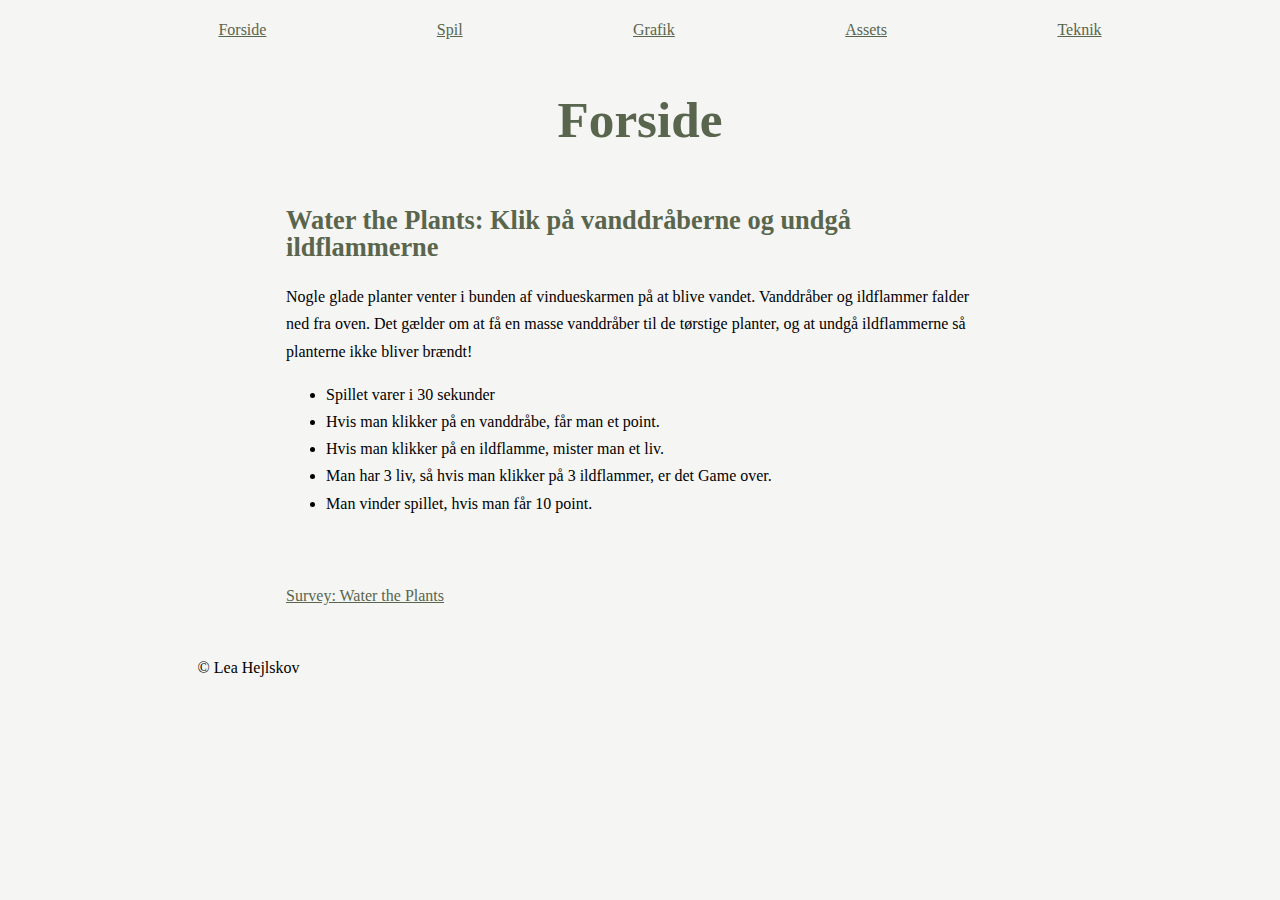
<file: index.html>
<!DOCTYPE html>
<html lang="da">
  <head>
    <meta charset="UTF-8" />
    <meta name="viewport" content="width=device-width, initial-scale=1.0" />
    <meta name="robots" content="noindex" />
    <title>Forside</title>
    <link rel="stylesheet" href="css/generel.css" />
    <link rel="stylesheet" href="css/layout.css" />
  </head>
  <body>
    <header>
      <nav>
        <ul>
          <li><a href="index.html">Forside</a></li>
          <li><a href="html/spil.html">Spil</a></li>
          <li><a href="html/grafik.html">Grafik</a></li>
          <li><a href="html/assets.html">Assets</a></li>
          <li><a href="html/teknik.html">Teknik</a></li>
        </ul>
      </nav>
    </header>
    <main>
      <div class="h1"><h1>Forside</h1></div>
      <div class="pitch">
        <div class="h2">
          <h2>Water the Plants: Klik på vanddråberne og undgå ildflammerne</h2>
        </div>
        <div class="tekst">
          Nogle glade planter venter i bunden af vindueskarmen på at blive
          vandet. Vanddråber og ildflammer falder ned fra oven. Det gælder om at
          få en masse vanddråber til de tørstige planter, og at undgå
          ildflammerne så planterne ikke bliver brændt!
        </div>
        <div class="regler">
          <ul>
            <li>Spillet varer i 30 sekunder</li>
            <li>Hvis man klikker på en vanddråbe, får man et point.</li>
            <li>Hvis man klikker på en ildflamme, mister man et liv.</li>
            <li>
              Man har 3 liv, så hvis man klikker på 3 ildflammer, er det Game
              over.
            </li>
            <li>Man vinder spillet, hvis man får 10 point.</li>
          </ul>
        </div>
        <div class="survey">
          <a
            href="https://docs.google.com/forms/d/e/1FAIpQLScgwmNWn32nRgdoIhcbGRhXZ9CP7_q6r4Ke5NAeYMKEv_1ZJg/viewform?usp=sf_link"
            >Survey: Water the Plants</a
          >
        </div>
      </div>
    </main>
    <footer>
      <p>&#169; Lea Hejlskov</p>
    </footer>
  </body>
</html>
</file>
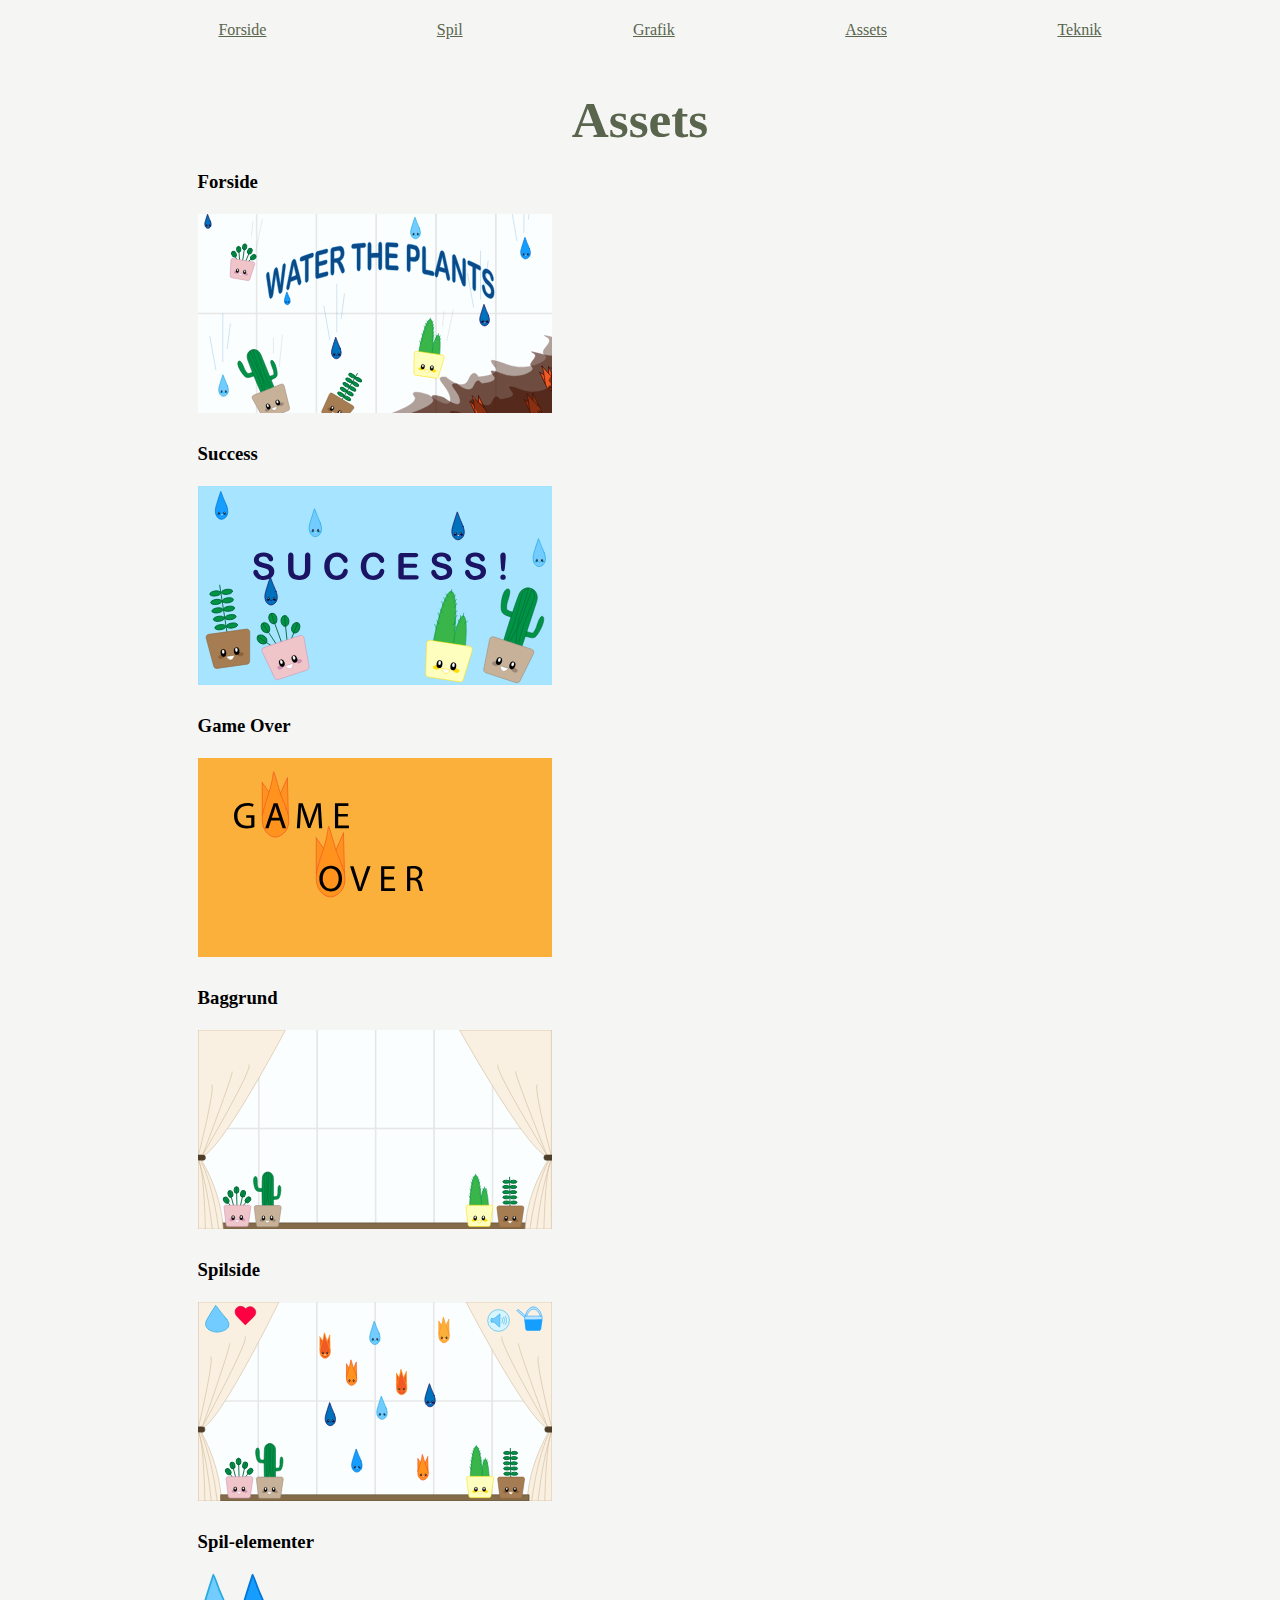
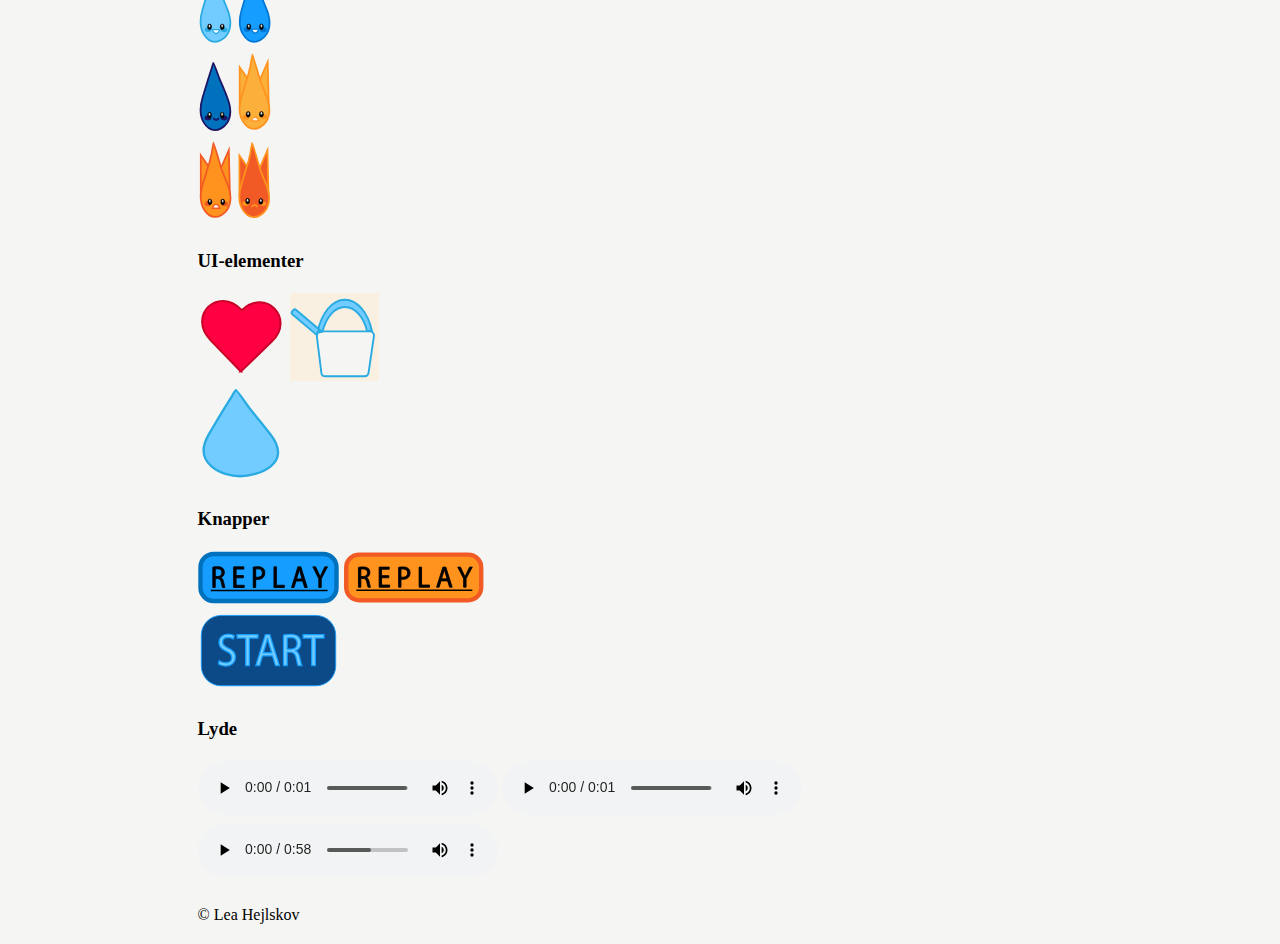
<file: html/assets.html>
<!DOCTYPE html>
<html lang="da">
  <head>
    <meta charset="UTF-8" />
    <meta name="viewport" content="width=device-width, initial-scale=1.0" />
    <meta name="robots" content="noindex" />
    <title>Forside</title>
    <link rel="stylesheet" href="../css/generel.css" />
    <link rel="stylesheet" href="../css/layout.css" />
  </head>
  <body>
    <header>
      <nav>
        <ul>
          <li><a href="../index.html">Forside</a></li>
          <li><a href="spil.html">Spil</a></li>
          <li><a href="grafik.html">Grafik</a></li>
          <li><a href="assets.html">Assets</a></li>
          <li><a href="teknik.html">Teknik</a></li>
        </ul>
      </nav>
    </header>
    <main>
      <div class="h1"><h1>Assets</h1></div>

      <section>
        <h3>Forside</h3>
        <img src="../img/forside.svg" alt="forside" />
      </section>
      <section>
        <h3>Success</h3>
        <img src="../img/success.svg" alt="success" />
      </section>
      <section>
        <h3>Game Over</h3>
        <img src="../img/gameover.svg" alt="gameover" />
      </section>
      <section>
        <h3>Baggrund</h3>
        <img src="../img/baggrund.svg" alt="baggrund" />
      </section>
      <section>
        <h3>Spilside</h3>
        <img src="../img/spil.svg" alt="spilside" />
      </section>
      <section>
        <h3>Spil-elementer</h3>
        <div id="assetspilel">
          <img src="../img/vandlys.svg" alt="vand1" />
          <img src="../img/vandmid.svg" alt="vand2" />
          <img src="../img/vanddark.svg" alt="vand3" />
          <img src="../img/ildlys.svg" alt="ild1" />
          <img src="../img/ildmid.svg" alt="ild2" />
          <img src="../img/ilddark.svg" alt="ild3" />
        </div>
      </section>
      <section>
        <h3>UI-elementer</h3>
        <div id="assetuiel">
          <img src="../img/liv.svg" alt="liv" />
          <img src="../img/kande.svg" alt="kande" />
          <img src="../img/point.svg" alt="point" />
        </div>
      </section>
      <section>
        <h3>Knapper</h3>
        <div id="assetknapper">
          <img src="../img/replaysu.svg" alt="replaysu" />
          <img src="../img/replaygo.svg" alt="replaygo" />
          <img src="../img/start.svg" alt="start" />
        </div>
      </section>
      <section>
        <h3>Lyde</h3>
        <audio controls>
          <source src="../lyde/lydvand.mp3" type="audio/mp3" />
        </audio>
        <audio controls>
          <source src="../lyde/lydild.mp3" type="audio/mp3" />
        </audio>
        <audio controls>
          <source src="../lyde/broadway.mp3" type="audio/mp3" />
        </audio>
      </section>
    </main>
    <footer>
      <p>&#169; Lea Hejlskov</p>
    </footer>
  </body>
</html>
</file>
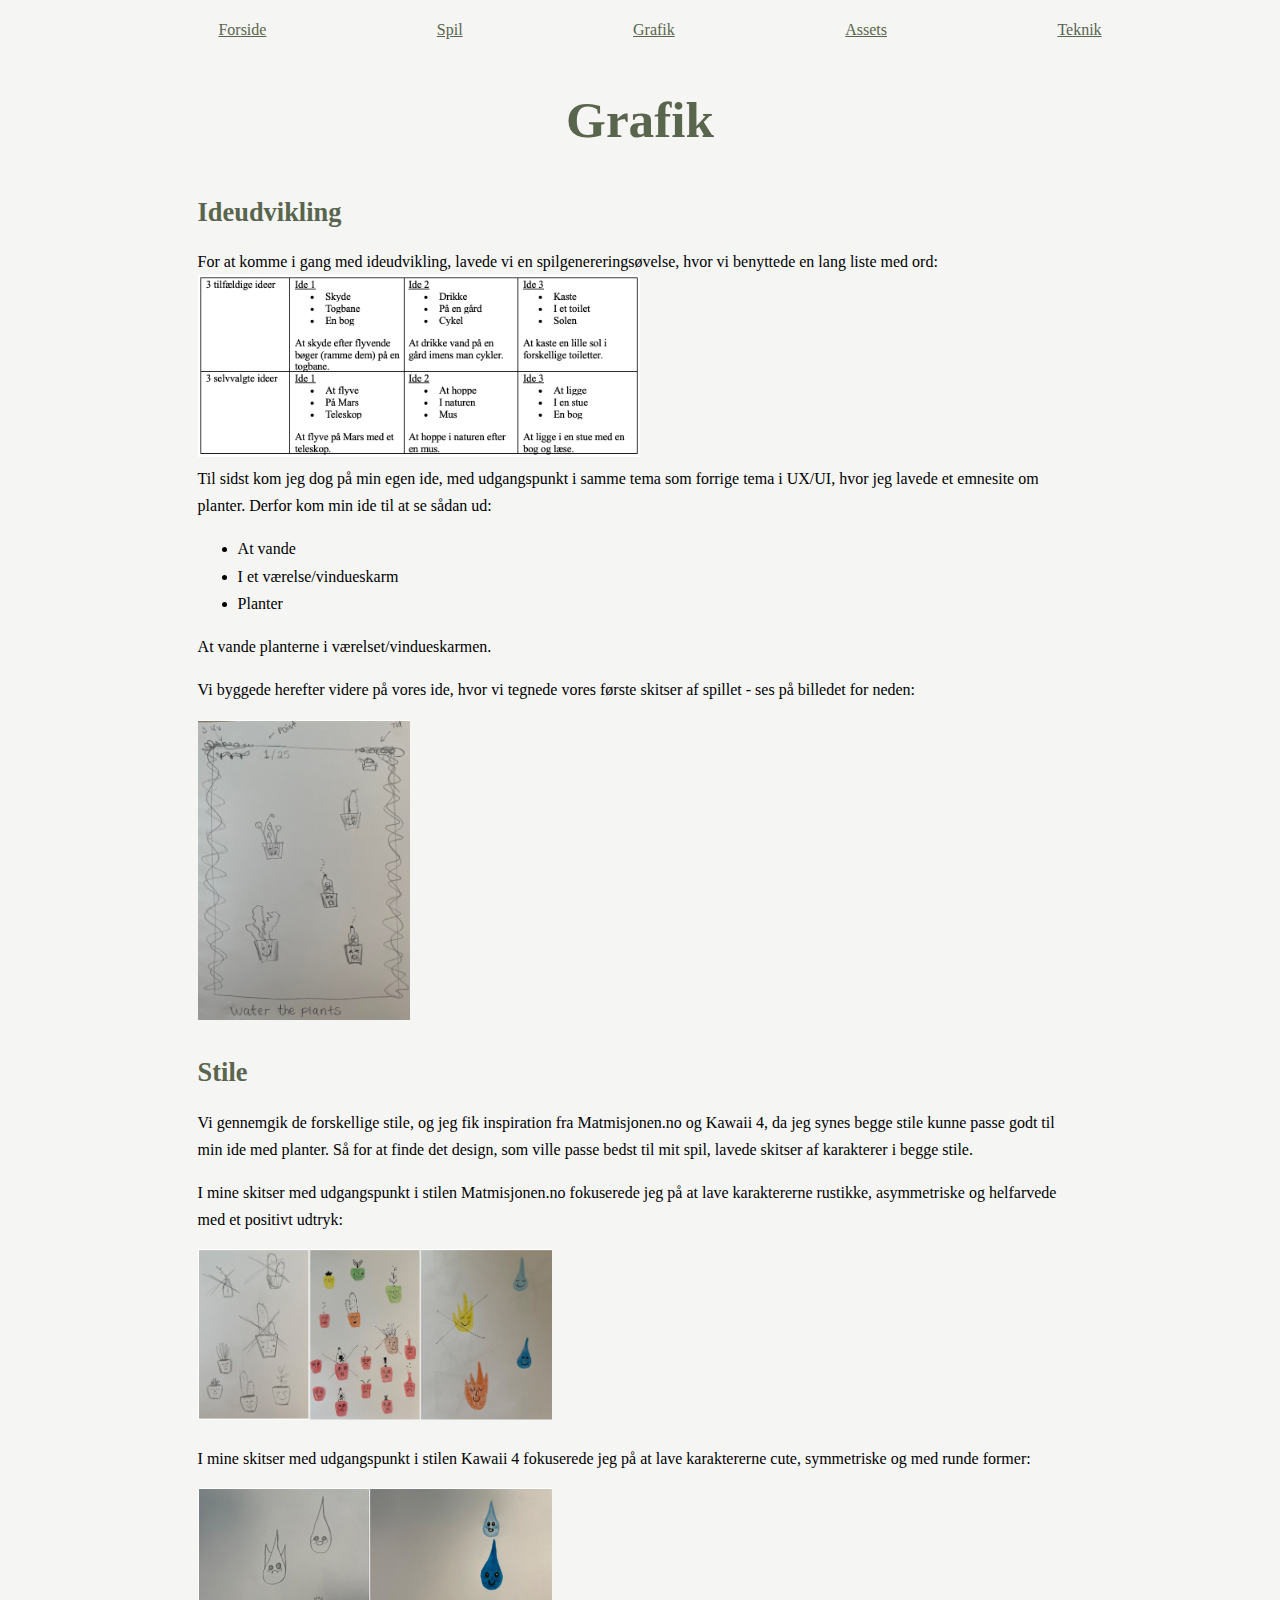
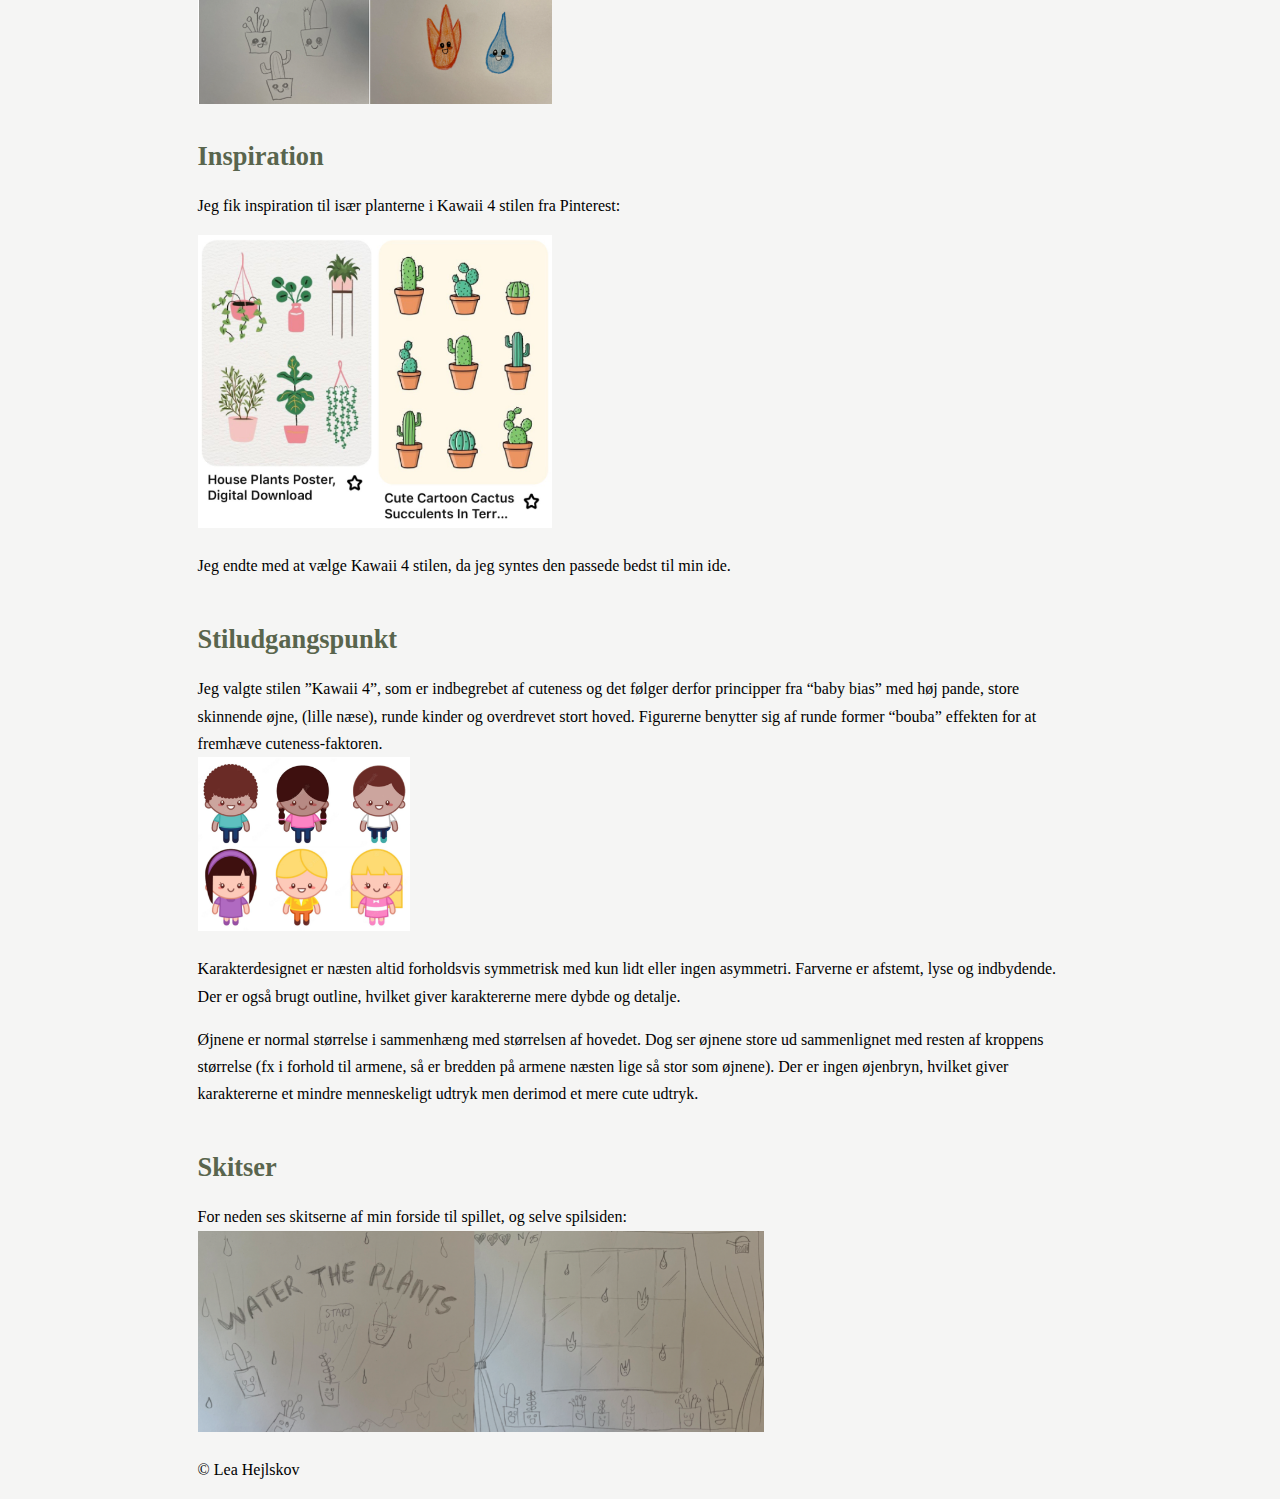
<file: html/grafik.html>
<!DOCTYPE html>
<html lang="da">
  <head>
    <meta charset="UTF-8" />
    <meta name="viewport" content="width=device-width, initial-scale=1.0" />
    <meta name="robots" content="noindex" />
    <title>Forside</title>
    <link rel="stylesheet" href="../css/generel.css" />
    <link rel="stylesheet" href="../css/layout.css" />
  </head>
  <body>
    <header>
      <nav>
        <ul>
          <li><a href="../index.html">Forside</a></li>
          <li><a href="spil.html">Spil</a></li>
          <li><a href="grafik.html">Grafik</a></li>
          <li><a href="assets.html">Assets</a></li>
          <li><a href="teknik.html">Teknik</a></li>
        </ul>
      </nav>
    </header>
    <main>
      <div class="h1"><h1>Grafik</h1></div>
      <div class="ideudvikling">
        <div class="h2"><h2>Ideudvikling</h2></div>
        <div class="tekst">
          For at komme i gang med ideudvikling, lavede vi en
          spilgenereringsøvelse, hvor vi benyttede en lang liste med ord:
        </div>
        <div id="grafiktabel">
          <img src="../img/grafik/tabel.png" alt="tabel" />
        </div>
        <div class="tekst">
          Til sidst kom jeg dog på min egen ide, med udgangspunkt i samme tema
          som forrige tema i UX/UI, hvor jeg lavede et emnesite om planter.
          Derfor kom min ide til at se sådan ud:
        </div>
        <div class="liste">
          <ul>
            <li>At vande</li>
            <li>I et værelse/vindueskarm</li>
            <li>Planter</li>
          </ul>
        </div>
        <div class="tekst">
          <p>At vande planterne i værelset/vindueskarmen.</p>
          <p>
            Vi byggede herefter videre på vores ide, hvor vi tegnede vores
            første skitser af spillet - ses på billedet for neden:
          </p>
        </div>
        <div id="grafikskitsespil">
          <img src="../img/grafik/skitsespil.png" alt="skitsespil" />
        </div>
      </div>
      <div class="stile">
        <div class="h2"><h2>Stile</h2></div>
        <div class="tekst">
          <p>
            Vi gennemgik de forskellige stile, og jeg fik inspiration fra
            Matmisjonen.no og Kawaii 4, da jeg synes begge stile kunne passe
            godt til min ide med planter. Så for at finde det design, som ville
            passe bedst til mit spil, lavede skitser af karakterer i begge
            stile.
          </p>
          <p>
            I mine skitser med udgangspunkt i stilen Matmisjonen.no fokuserede
            jeg på at lave karaktererne rustikke, asymmetriske og helfarvede med
            et positivt udtryk:
          </p>
        </div>
        <img src="../img/grafik/matmisjonen.png" alt="matmisjonen" />
        <div class="tekst">
          <p>
            I mine skitser med udgangspunkt i stilen Kawaii 4 fokuserede jeg på
            at lave karaktererne cute, symmetriske og med runde former:
          </p>
        </div>
        <img src="../img/grafik/kawaiiskitse.png" alt="kawaiiskitse" />
      </div>
      <div class="inspiration">
        <div class="h2"><h2>Inspiration</h2></div>
        <div class="tekst">
          <p>
            Jeg fik inspiration til især planterne i Kawaii 4 stilen fra
            Pinterest:
          </p>
        </div>
        <img src="../img/grafik/pinterest.png" alt="pinterest" />
        <div class="tekst">
          <p>
            Jeg endte med at vælge Kawaii 4 stilen, da jeg syntes den passede
            bedst til min ide.
          </p>
        </div>
      </div>
      <div class="stiludgangspunkt">
        <div class="h2"><h2>Stiludgangspunkt</h2></div>
        <div class="tekst">
          Jeg valgte stilen ”Kawaii 4”, som er indbegrebet af cuteness og det
          følger derfor principper fra “baby bias” med høj pande, store
          skinnende øjne, (lille næse), runde kinder og overdrevet stort hoved.
          Figurerne benytter sig af runde former “bouba” effekten for at
          fremhæve cuteness-faktoren.
        </div>
        <div id="grafikkawaii">
          <img src="../img/grafik/kawaii4.png" alt="kawaii4" />
        </div>
        <div class="tekst">
          <p>
            Karakterdesignet er næsten altid forholdsvis symmetrisk med kun lidt
            eller ingen asymmetri. Farverne er afstemt, lyse og indbydende. Der
            er også brugt outline, hvilket giver karaktererne mere dybde og
            detalje.
          </p>
          <p>
            Øjnene er normal størrelse i sammenhæng med størrelsen af hovedet.
            Dog ser øjnene store ud sammenlignet med resten af kroppens
            størrelse (fx i forhold til armene, så er bredden på armene næsten
            lige så stor som øjnene). Der er ingen øjenbryn, hvilket giver
            karaktererne et mindre menneskeligt udtryk men derimod et mere cute
            udtryk.
          </p>
        </div>
      </div>
      <div class="skitser">
        <div class="h2"><h2>Skitser</h2></div>
        <div class="tekst">
          For neden ses skitserne af min forside til spillet, og selve
          spilsiden:
        </div>
        <div id="grafikskitse">
          <img src="../img/grafik/skitse.png" alt="skitse" />
        </div>
      </div>
    </main>
    <footer>
      <p>&#169; Lea Hejlskov</p>
    </footer>
  </body>
</html>
</file>
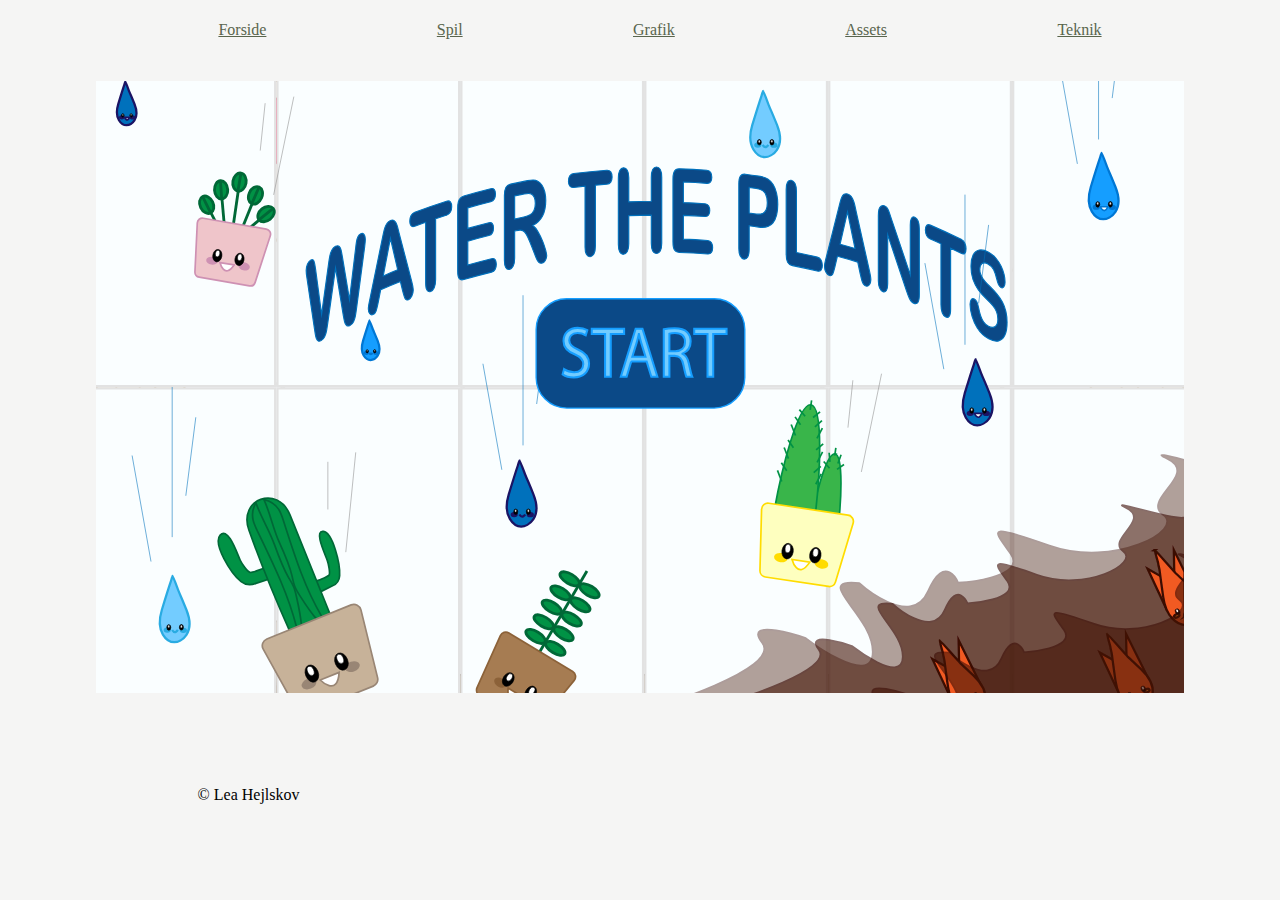
<file: html/spil.html>
<!DOCTYPE html>
<html lang="da">
  <head>
    <meta charset="UTF-8" />
    <meta name="viewport" content="width=device-width, initial-scale=1.0" />
    <meta name="robots" content="noindex" />
    <title>Forside</title>
    <link rel="stylesheet" href="../css/generel.css" />
    <link rel="stylesheet" href="../css/layout.css" />
    <link rel="stylesheet" href="../css/spil.css" />
    <link rel="stylesheet" href="../css/animationer.css" />
  </head>
  <body>
    <header>
      <nav>
        <ul>
          <li><a href="../index.html">Forside</a></li>
          <li><a href="spil.html">Spil</a></li>
          <li><a href="grafik.html">Grafik</a></li>
          <li><a href="assets.html">Assets</a></li>
          <li><a href="teknik.html">Teknik</a></li>
        </ul>
      </nav>
    </header>
    <div id="spilmain">
      <main class="spilmain">
        <!-- <div class="h1"><h1>Spil</h1></div> -->
        <div id="screen">
          <div id="spil">
            <div id="spil_baggrund"></div>
            <div id="elementer">
              <div id="vand1_container">
                <div id="vand1_sprite"></div>
              </div>
              <div id="vand2_container">
                <div id="vand2_sprite"></div>
              </div>
              <div id="vand3_container">
                <div id="vand3_sprite"></div>
              </div>
              <div id="ild1_container">
                <div id="ild1_sprite"></div>
              </div>
              <div id="ild2_container">
                <div id="ild2_sprite"></div>
              </div>
              <div id="ild3_container">
                <div id="ild3_sprite"></div>
              </div>
            </div>
            <div id="game_ui">
              <div id="liv">
                <div id="live"></div>
              </div>
              <div id="point">
                <div id="points"></div>
              </div>
              <div id="time_container">
                <div id="kande"></div>
                <div id="vand"></div>
              </div>
            </div>
          </div>

          <div id="start">
            <div id="start_knap"></div>
          </div>
          <div id="lyddd">
            <audio id="lydvand" src="../lyde/lydvand.mp3"></audio>
            <audio id="lydild" src="../lyde/lydild.mp3"></audio>
            <audio id="broadway" src="../lyde/broadway.mp3"></audio>
            <audio id="vino" src="../lyde/vino.mp3"></audio>
            <div id="mute_btn"></div>
          </div>
          <div id="game_over">
            <div id="replaygo"></div>
          </div>
          <div id="success">
            <div id="replaysu"></div>
          </div>
        </div>
      </main>
    </div>

    <footer>
      <p>&#169; Lea Hejlskov</p>
    </footer>
    <script src="../js/spil.js"></script>
  </body>
</html>
</file>
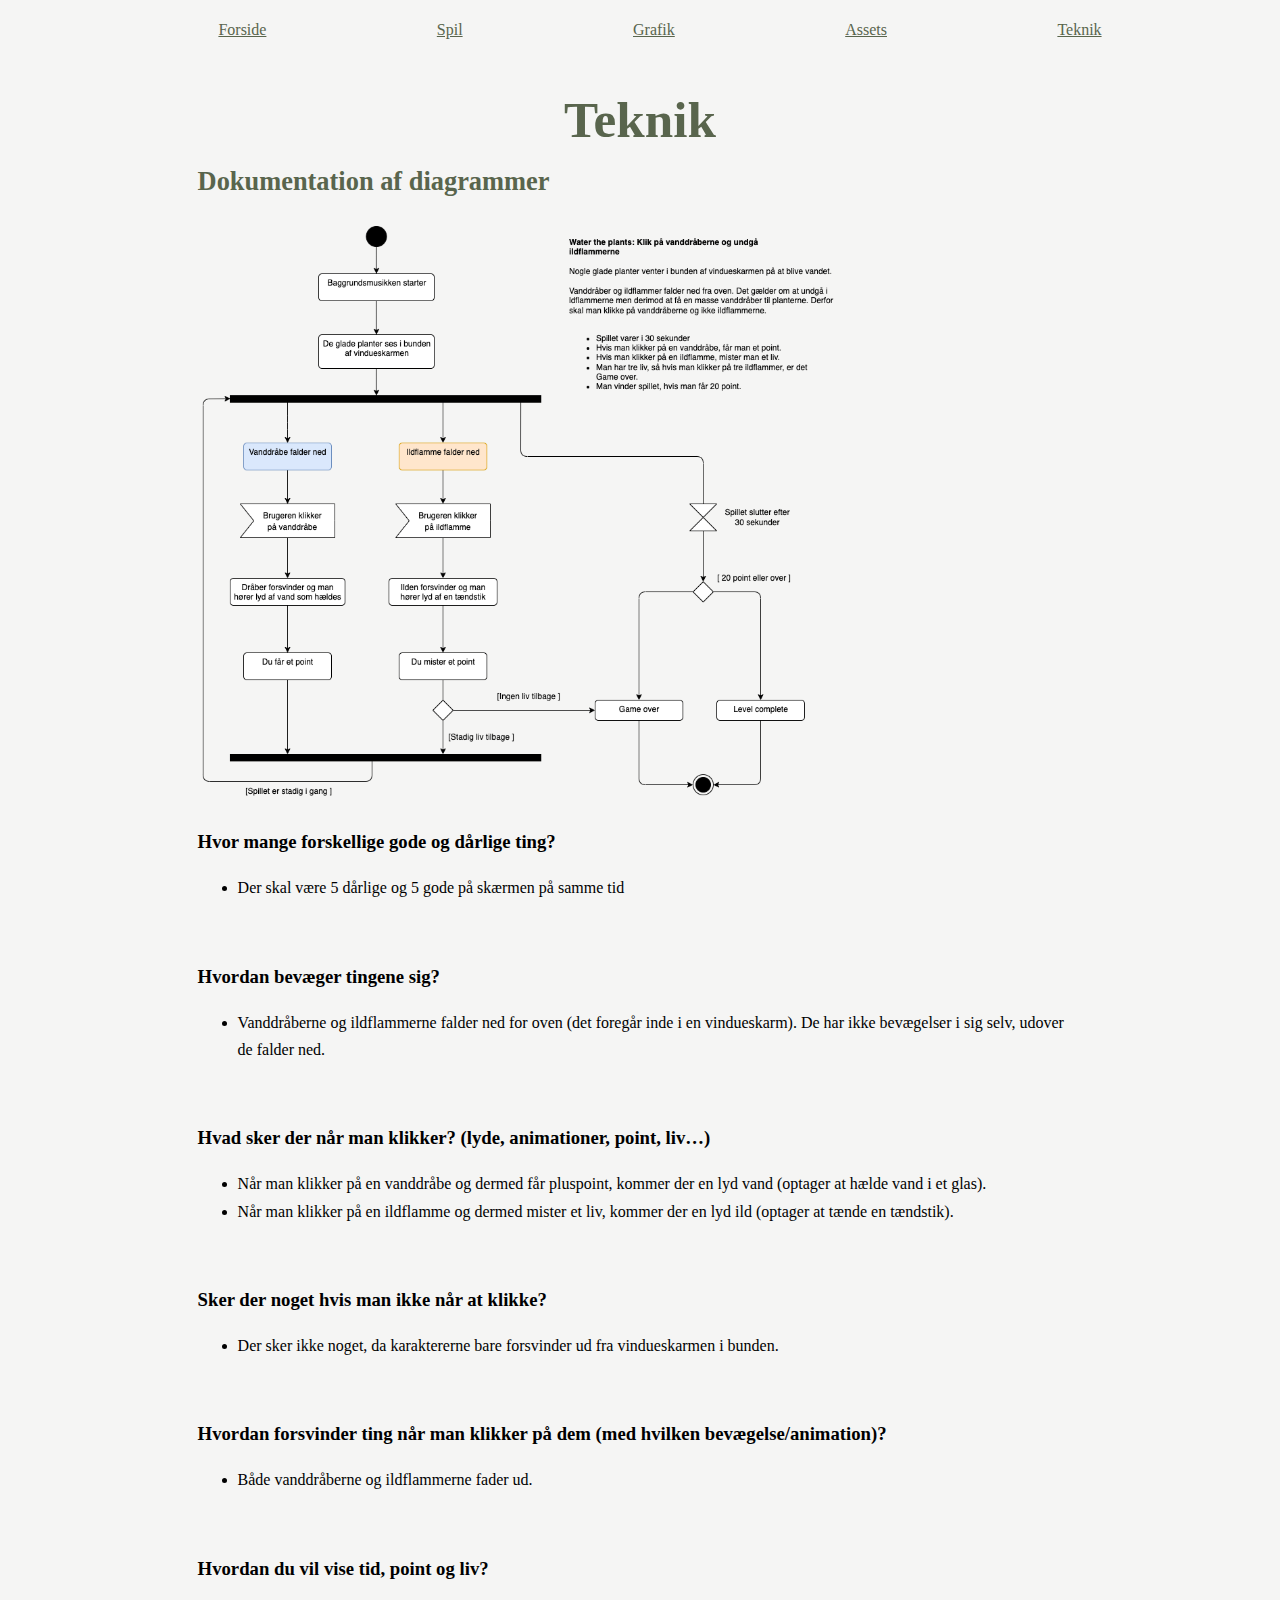
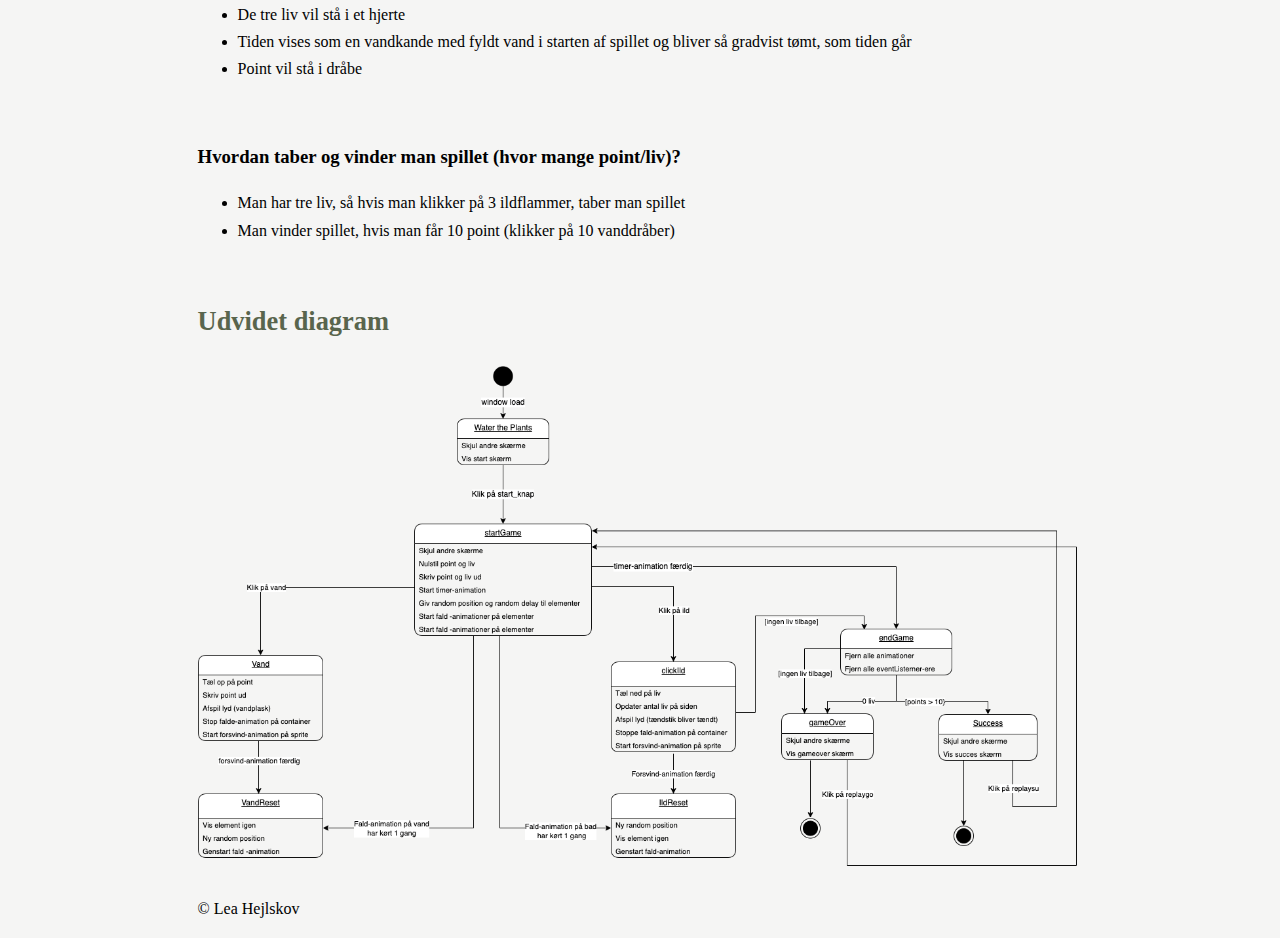
<file: html/teknik.html>
<!DOCTYPE html>
<html lang="da">
  <head>
    <meta charset="UTF-8" />
    <meta name="viewport" content="width=device-width, initial-scale=1.0" />
    <meta name="robots" content="noindex" />
    <title>Forside</title>
    <link rel="stylesheet" href="../css/generel.css" />
    <link rel="stylesheet" href="../css/layout.css" />
  </head>
  <body>
    <header>
      <nav>
        <ul>
          <li><a href="../index.html">Forside</a></li>
          <li><a href="spil.html">Spil</a></li>
          <li><a href="grafik.html">Grafik</a></li>
          <li><a href="assets.html">Assets</a></li>
          <li><a href="teknik.html">Teknik</a></li>
        </ul>
      </nav>
    </header>
    <main>
      <section>
        <div class="h1"><h1>Teknik</h1></div>
        <div class="h2teknik"><h2>Dokumentation af diagrammer</h2></div>
        <div id="teknikspil">
          <img src="../spilanimation.drawio.png" alt="teknikspil" />
        </div>
        <h3>Hvor mange forskellige gode og dårlige ting?</h3>
        <div class="teknikul">
          <ul>
            <li>Der skal være 5 dårlige og 5 gode på skærmen på samme tid</li>
          </ul>
        </div>
        <h3>Hvordan bevæger tingene sig?</h3>
        <div class="teknikul">
          <ul>
            <li>
              Vanddråberne og ildflammerne falder ned for oven (det foregår inde
              i en vindueskarm). De har ikke bevægelser i sig selv, udover de
              falder ned.
            </li>
          </ul>
        </div>
        <h3>Hvad sker der når man klikker? (lyde, animationer, point, liv…)</h3>
        <div class="teknikul">
          <ul>
            <li>
              Når man klikker på en vanddråbe og dermed får pluspoint, kommer
              der en lyd vand (optager at hælde vand i et glas).
            </li>
            <li>
              Når man klikker på en ildflamme og dermed mister et liv, kommer
              der en lyd ild (optager at tænde en tændstik).
            </li>
          </ul>
        </div>
        <h3>Sker der noget hvis man ikke når at klikke?</h3>
        <div class="teknikul">
          <ul>
            <li>
              Der sker ikke noget, da karaktererne bare forsvinder ud fra
              vindueskarmen i bunden.
            </li>
          </ul>
        </div>
        <h3>
          Hvordan forsvinder ting når man klikker på dem (med hvilken
          bevægelse/animation)?
        </h3>
        <div class="teknikul">
          <ul>
            <li>Både vanddråberne og ildflammerne fader ud.</li>
          </ul>
        </div>
        <h3>Hvordan du vil vise tid, point og liv?</h3>
        <div class="teknikul">
          <ul>
            <li>De tre liv vil stå i et hjerte</li>
            <li>
              Tiden vises som en vandkande med fyldt vand i starten af spillet
              og bliver så gradvist tømt, som tiden går
            </li>
            <li>Point vil stå i dråbe</li>
          </ul>
        </div>
        <h3>Hvordan taber og vinder man spillet (hvor mange point/liv)?</h3>
        <div class="teknikul">
          <ul>
            <li>
              Man har tre liv, så hvis man klikker på 3 ildflammer, taber man
              spillet
            </li>
            <li>
              Man vinder spillet, hvis man får 10 point (klikker på 10
              vanddråber)
            </li>
          </ul>
        </div>
      </section>
      <section>
        <div class="h2teknik"><h2>Udvidet diagram</h2></div>
        <div id="teknikdiagram">
          <img src="../spil.drawio.png" alt="spildiagram" />
        </div>
      </section>
    </main>
    <footer>
      <p>&#169; Lea Hejlskov</p>
    </footer>
  </body>
</html>
</file>
<file: css/generel.css>
header ul {
  list-style: none;
  display: flex;
  flex-direction: row;
  justify-content: space-evenly;
}
a:link {
  color: rgb(89, 101, 77);
}
a:visited {
  color: rgb(89, 101, 77);
}
a:hover {
  color: rgba(132, 149, 115, 0.51);
}
body {
  background-color: rgba(245, 245, 244, 1);
  font-family: system-ui, -apple-system, BlinkMacSystemFont, "Segoe UI", Roboto,
    Oxygen, Ubuntu, Cantarell, "Open Sans", "Helvetica Neue", sans-serif;
  line-height: 170%;
  font-family: didot;
}
main {
  margin: 0 15%;
  margin-top: 5%;
}
img {
  width: 40%;
}
footer {
  margin: 0 15%;
  margin-top: 1%;
}
</file>
<file: css/layout.css>
.h1 {
  font-size: 160%;
  text-align: center;
  font-weight: lighter;
  color: rgb(89, 101, 77);
  margin-top: 5%;
}
.pitch {
  margin: 5% 10%;
}
.h2 {
  color: rgb(89, 101, 77);
  font-size: 110%;
  padding-top: 1%;
}
.survey {
  padding-top: 7%;
}
.spilmain {
  margin: 7%;
  margin-top: 3%;
}
.h2teknik {
  color: rgb(89, 101, 77);
  font-size: 110%;
  padding-bottom: 1%;
}
.teknikul {
  padding-bottom: 3%;
}
#grafiktabel {
  width: 125%;
}
#grafikskitsespil {
  width: 60%;
}
#grafikkawaii {
  width: 60%;
}
#grafikskitse {
  width: 160%;
}
#assetspilel {
  width: 10%;
}
#assetuiel {
  width: 25%;
}
#assetknapper {
  width: 40%;
}
#teknikspil {
  width: 250%;
}
#teknikdiagram {
  width: 250%;
}
</file>
<file: css/spil.css>
#screen {
  width: 100%;
  aspect-ratio: 16/9;
  position: relative;
  overflow: hidden;
  container-type: inline-size;
}

#spil {
  width: 100%;
  height: 100%;
  position: absolute;
  top: 0%;
  left: 0%;
}

#spil_baggrund {
  width: 100%;
  height: 100%;
  position: absolute;
  top: 0%;
  left: 0%;
  background-image: url(../img/baggrund.svg);
  background-size: cover;
}

#elementer {
  width: 100%;
  height: 100%;
  position: absolute;
  top: 0%;
  left: 0%;
}

#vand1_container,
#vand2_container,
#vand3_container {
  width: 4%;
  aspect-ratio: 8/16;
  position: absolute;
}
#vand1_sprite {
  width: 100%;
  height: 100%;
  background-size: cover;
  background-image: url(../img/vandlys.svg);
}
#vand2_sprite {
  width: 100%;
  height: 100%;
  background-size: cover;
  background-image: url(../img/vandmid.svg);
}
#vand3_sprite {
  width: 100%;
  height: 100%;
  background-size: cover;
  background-image: url(../img/vanddark.svg);
}

#ild1_container,
#ild2_container,
#ild3_container {
  width: 4%;
  aspect-ratio: 8/18;
  position: absolute;
}
#ild1_sprite {
  width: 100%;
  height: 100%;
  background-size: cover;
  background-image: url(../img/ildlys.svg);
}
#ild2_sprite {
  width: 100%;
  height: 100%;
  background-size: cover;
  background-image: url(../img/ildmid.svg);
}
#ild3_sprite {
  width: 100%;
  height: 100%;
  background-size: cover;
  background-image: url(../img/ilddark.svg);
}

#game_ui {
  width: 100%;
  height: 100%;
  position: absolute;
  top: 0%;
  left: 0%;
  pointer-events: none;
}

#liv {
  width: 9%;
  aspect-ratio: 1/1;
  position: absolute;
  top: 1%;
  left: 11%;
  background-image: url(../img/liv.svg);
  background-size: cover;
}

#live {
  width: 70%;
  font-size: 4cqw;
  color: white;
  text-align: center;
  position: absolute;
  top: 28%;
  left: 15%;
}

#point {
  width: 9%;
  aspect-ratio: 1/1;
  position: absolute;
  top: 1%;
  left: 2%;
  background-image: url(../img/point.svg);
  background-size: cover;
}

#points {
  width: 70%;
  font-size: 4cqw;
  color: white;
  text-align: center;
  position: absolute;
  top: 40%;
  left: 10%;
}

#time_container {
  position: absolute;
  width: 10%;
  aspect-ratio: 1/1;
  top: 1%;
  left: 80%;
}

#kande {
  width: 100%;
  height: 100%;
  aspect-ratio: 1/1;
  position: absolute;
  top: 1%;
  left: 88%;
  background-image: url(../img/kande.svg);
  background-size: cover;
}

#vand {
  width: 100%;
  height: 100%;
  aspect-ratio: 1/1;
  position: absolute;
  top: 1%;
  left: 88%;
  background-image: url(../img/kande.svg);
  background-size: cover;
  clip-path: inset(50% 0 0 0);
  background-color: #73ccff;
}

#start {
  width: 100%;
  height: 100%;
  position: absolute;
  background-image: url(../img/forside.svg);
  background-size: cover;
}

#game_over {
  width: 100%;
  height: 100%;
  position: absolute;
  background-image: url(../img/gameover.svg);
  background-size: cover;
}

#success {
  width: 100%;
  height: 100%;
  position: absolute;
  background-image: url(../img/success.svg);
  background-size: cover;
}

#start_knap {
  width: 20%;
  aspect-ratio: 32/17;
  position: absolute;
  top: 35%;
  left: 40%;
  background-image: url(../img/start.svg);
  background-size: cover;
  cursor: pointer;
}

#replaygo {
  width: 25%;
  aspect-ratio: 487/185;
  position: absolute;
  top: 72%;
  left: 70%;
  background-image: url(../img/replaygo.svg);
  background-size: cover;
  cursor: pointer;
}

#replaysu {
  width: 25%;
  aspect-ratio: 487/185;
  position: absolute;
  top: 54%;
  left: 38%;
  background-image: url(../img/replaysu.svg);
  background-size: cover;
  cursor: pointer;
}

#mute_btn {
  position: absolute;
  top: 2%;
  left: 80%;
  width: 8%;
  aspect-ratio: 1/1;
  background-size: contain;
}
.soundOn {
  background-image: url(../img/snd_on.svg);
}
.soundOff {
  background-image: url(../img/snd_off.svg);
}

.hide {
  display: none;
}
</file>
<file: css/animationer.css>
/* falde animation */
.fald {
  animation: fald 2s infinite linear;
}

@keyframes fald {
  from {
    translate: 0 0;
  }
  to {
    translate: 0 1000%;
  }
}

/* forsvind animation */
.forsvind {
  animation: forsvind 2s 1 both;
}

@keyframes forsvind {
  from {
    opacity: 1;
    scale: 1;
  }
  to {
    opacity: 0;
    scale: 0;
  }
}

/************* ANDRE CLASSER *************/

.frys {
  animation-play-state: paused;
}

.pos1 {
  top: -30%;
  left: 65%;
}
.pos2 {
  top: -40%;
  left: 35%;
}
.pos3 {
  top: -50%;
  left: 59%;
}
.pos4 {
  top: -35%;
  left: 44%;
}
.pos5 {
  top: -45%;
  left: 55%;
}
.pos6 {
  top: -55%;
  left: 40%;
}

.delay1 {
  animation-delay: 0s;
}
.delay2 {
  animation-delay: 2s;
}
.delay3 {
  animation-delay: 4s;
}

.speed1 {
  animation-delay: 0s;
}
.speed2 {
  animation-delay: 1s;
}
.speed3 {
  animation-delay: 2s;
}

.vandtimer {
  animation-name: vandtimer_kf;
  animation-duration: 30s;
  animation-timing-function: linear;
  animation-fill-mode: forwards;
}

@keyframes vandtimer_kf {
  0% {
    clip-path: inset(45% 0 0 0);
  }
  100% {
    clip-path: inset(100% 0 0 0);
  }
}
</file>
